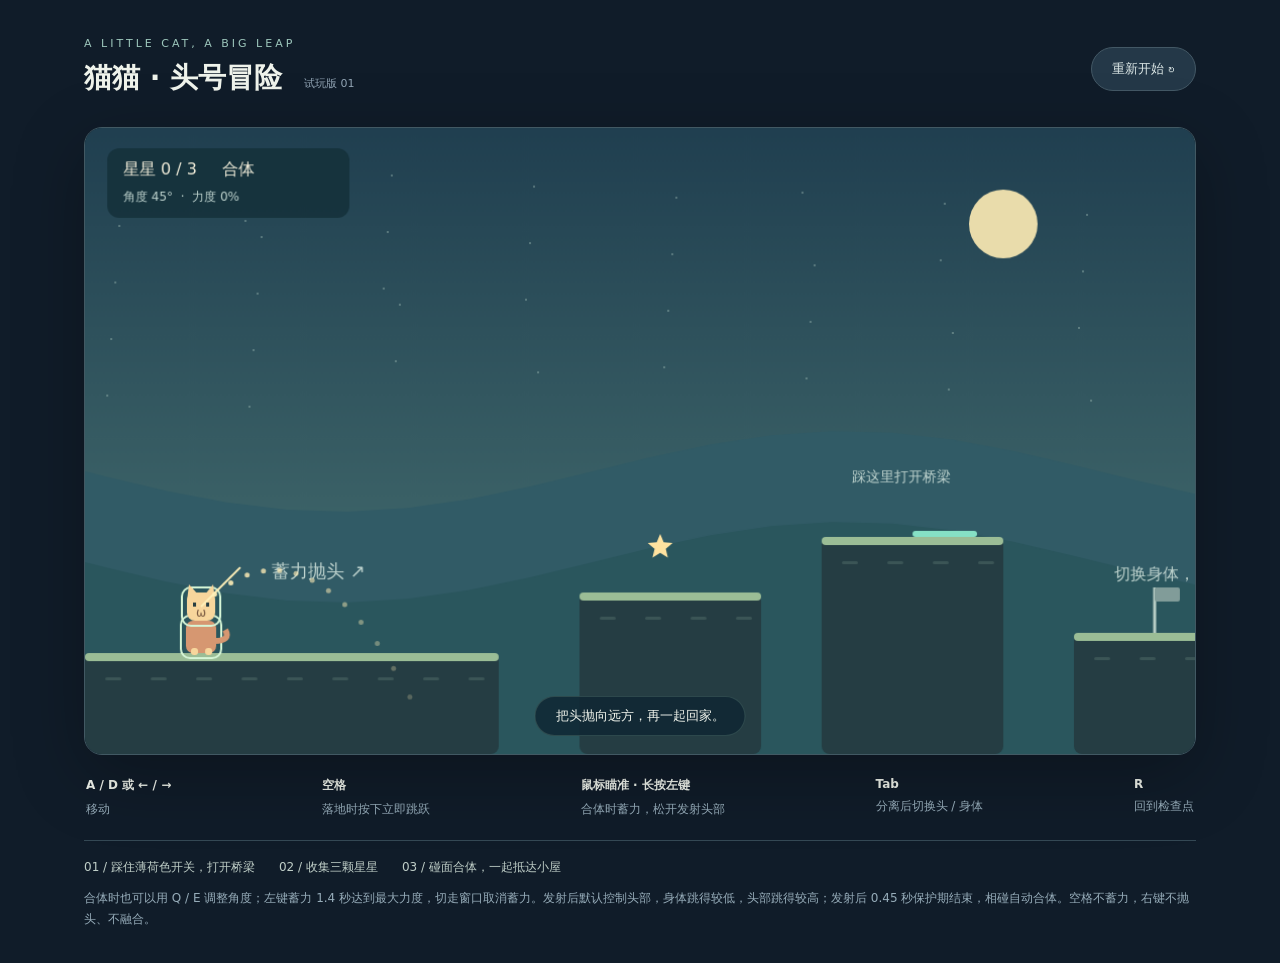
<file: index.html>
<!doctype html>
<html lang="zh-CN">
<head>
    <meta charset="utf-8">
    <meta name="viewport" content="width=device-width, initial-scale=1">
    <meta http-equiv="refresh" content="0; url=cat-launch/index.html">
    <title>猫猫 · 头号冒险 | Little Jump</title>
    <script>window.location.replace('cat-launch/index.html');</script>
</head>
<body>
    <p>正在进入猫猫游戏……<a href="cat-launch/index.html">点击开始游戏</a></p>
</body>
</html>
</file>
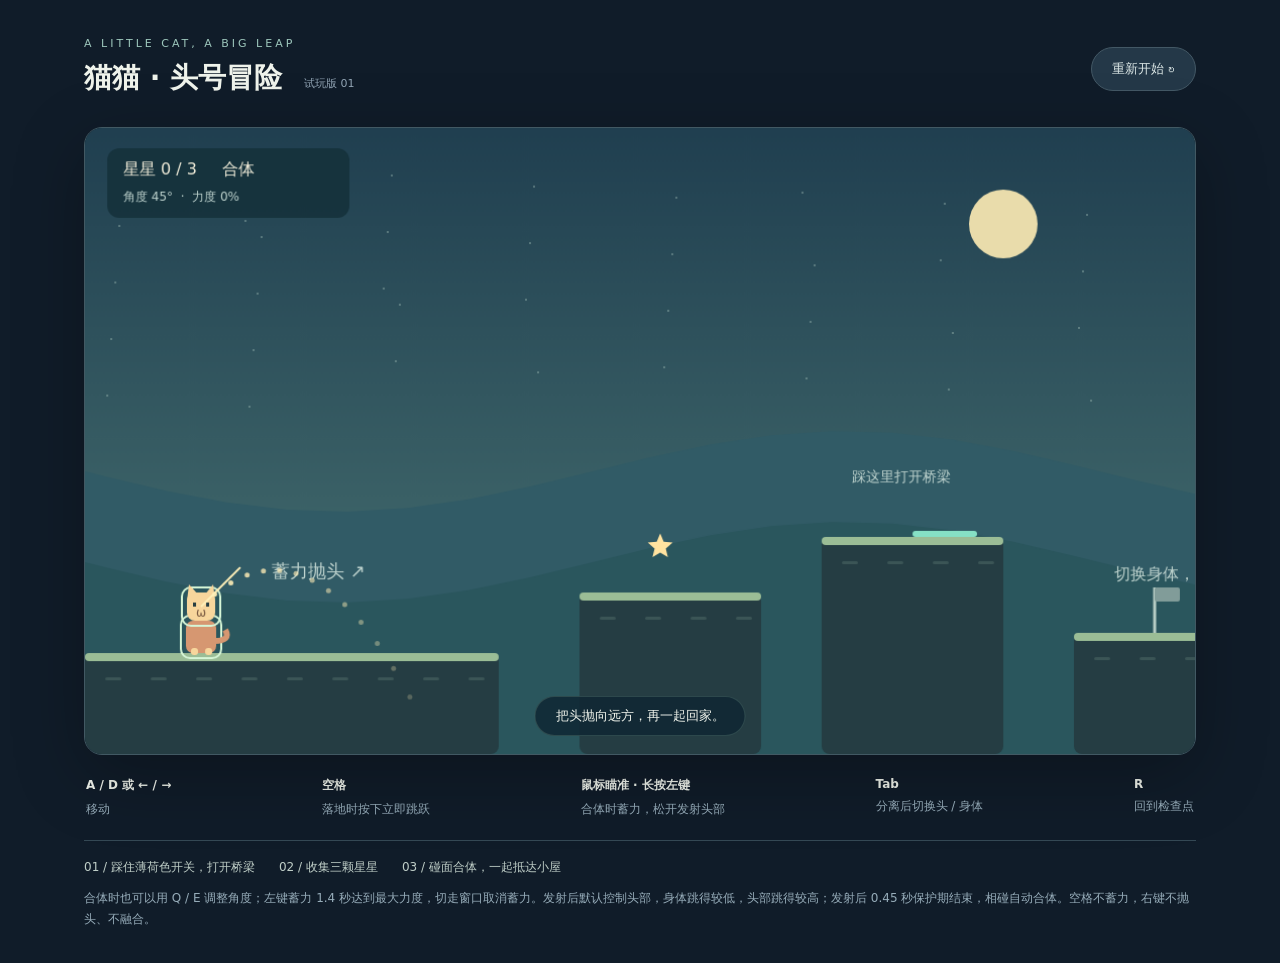
<file: cat-launch/index.html>
<!doctype html>
<html lang="zh-CN"><head><meta charset="utf-8"><meta name="viewport" content="width=device-width,initial-scale=1"><title>猫猫 · 头号冒险</title><link rel="stylesheet" href="style.css?v=mouse1"></head>
<body><main><header><div><span class="eyebrow">A LITTLE CAT, A BIG LEAP</span><h1>猫猫 · 头号冒险 <small>试玩版 01</small></h1></div><button id="restart">重新开始 ↻</button></header><section class="board"><canvas id="game" width="1100" height="620" aria-label="猫猫平台跳跃游戏"></canvas><div id="toast" role="status">把头抛向远方，再一起回家。</div></section><footer><div><b>A / D 或 ← / →</b><span>移动</span></div><div><b>空格</b><span>落地时按下立即跳跃</span></div><div><b>鼠标瞄准 · 长按左键</b><span>合体时蓄力，松开发射头部</span></div><div><b>Tab</b><span>分离后切换头 / 身体</span></div><div><b>R</b><span>回到检查点</span></div></footer><section class="notes"><span>01 / 踩住薄荷色开关，打开桥梁</span><span>02 / 收集三颗星星</span><span>03 / 碰面合体，一起抵达小屋</span></section><p class="hint">合体时也可以用 Q / E 调整角度；左键蓄力 1.4 秒达到最大力度，切走窗口取消蓄力。发射后默认控制头部，身体跳得较低，头部跳得较高；发射后 0.45 秒保护期结束，相碰自动合体。空格不蓄力，右键不抛头、不融合。</p></main><script src="game.js?v=mouse1"></script></body></html>
</file>
<file: cat-launch/style.css>
*{box-sizing:border-box}body{margin:0;background:#101c29;color:#eff3eb;font-family:system-ui,"Microsoft YaHei",sans-serif}main{max-width:1160px;margin:32px auto;padding:0 24px}header{display:flex;justify-content:space-between;align-items:center;margin-bottom:22px}.eyebrow{font-size:11px;letter-spacing:3px;color:#9dc7bc}h1{font-size:28px;margin:8px 0}h1 small{font-size:11px;font-weight:400;margin-left:12px;color:#92a5b5}button{color:#dce7e6;background:#243848;border:1px solid #435865;border-radius:30px;padding:12px 20px;cursor:pointer}button:hover{background:#355165}.board{position:relative;border:1px solid #425963;border-radius:18px;overflow:hidden;box-shadow:0 20px 70px #0004}canvas{display:block;width:100%;background:#1d3442;cursor:crosshair}#toast{position:absolute;bottom:18px;left:50%;transform:translateX(-50%);padding:10px 20px;background:#102733dc;border:1px solid #65867c55;border-radius:22px;white-space:nowrap;font-size:13px;pointer-events:none}footer{display:flex;justify-content:space-between;gap:14px;padding:22px 2px}footer div{display:flex;flex-direction:column;gap:7px}footer b{font-size:12px}footer span,.hint{color:#96acb9;font-size:12px}.notes{display:flex;gap:24px;flex-wrap:wrap;border-top:1px solid #354955;padding-top:18px;color:#bfcec7;font-size:12px}.hint{line-height:1.8}@media(max-width:700px){main{margin:16px auto;padding:0 10px}h1{font-size:20px}footer{flex-wrap:wrap}#toast{font-size:10px;padding:8px;max-width:95%;white-space:normal}h1 small{display:none}}
</file>
